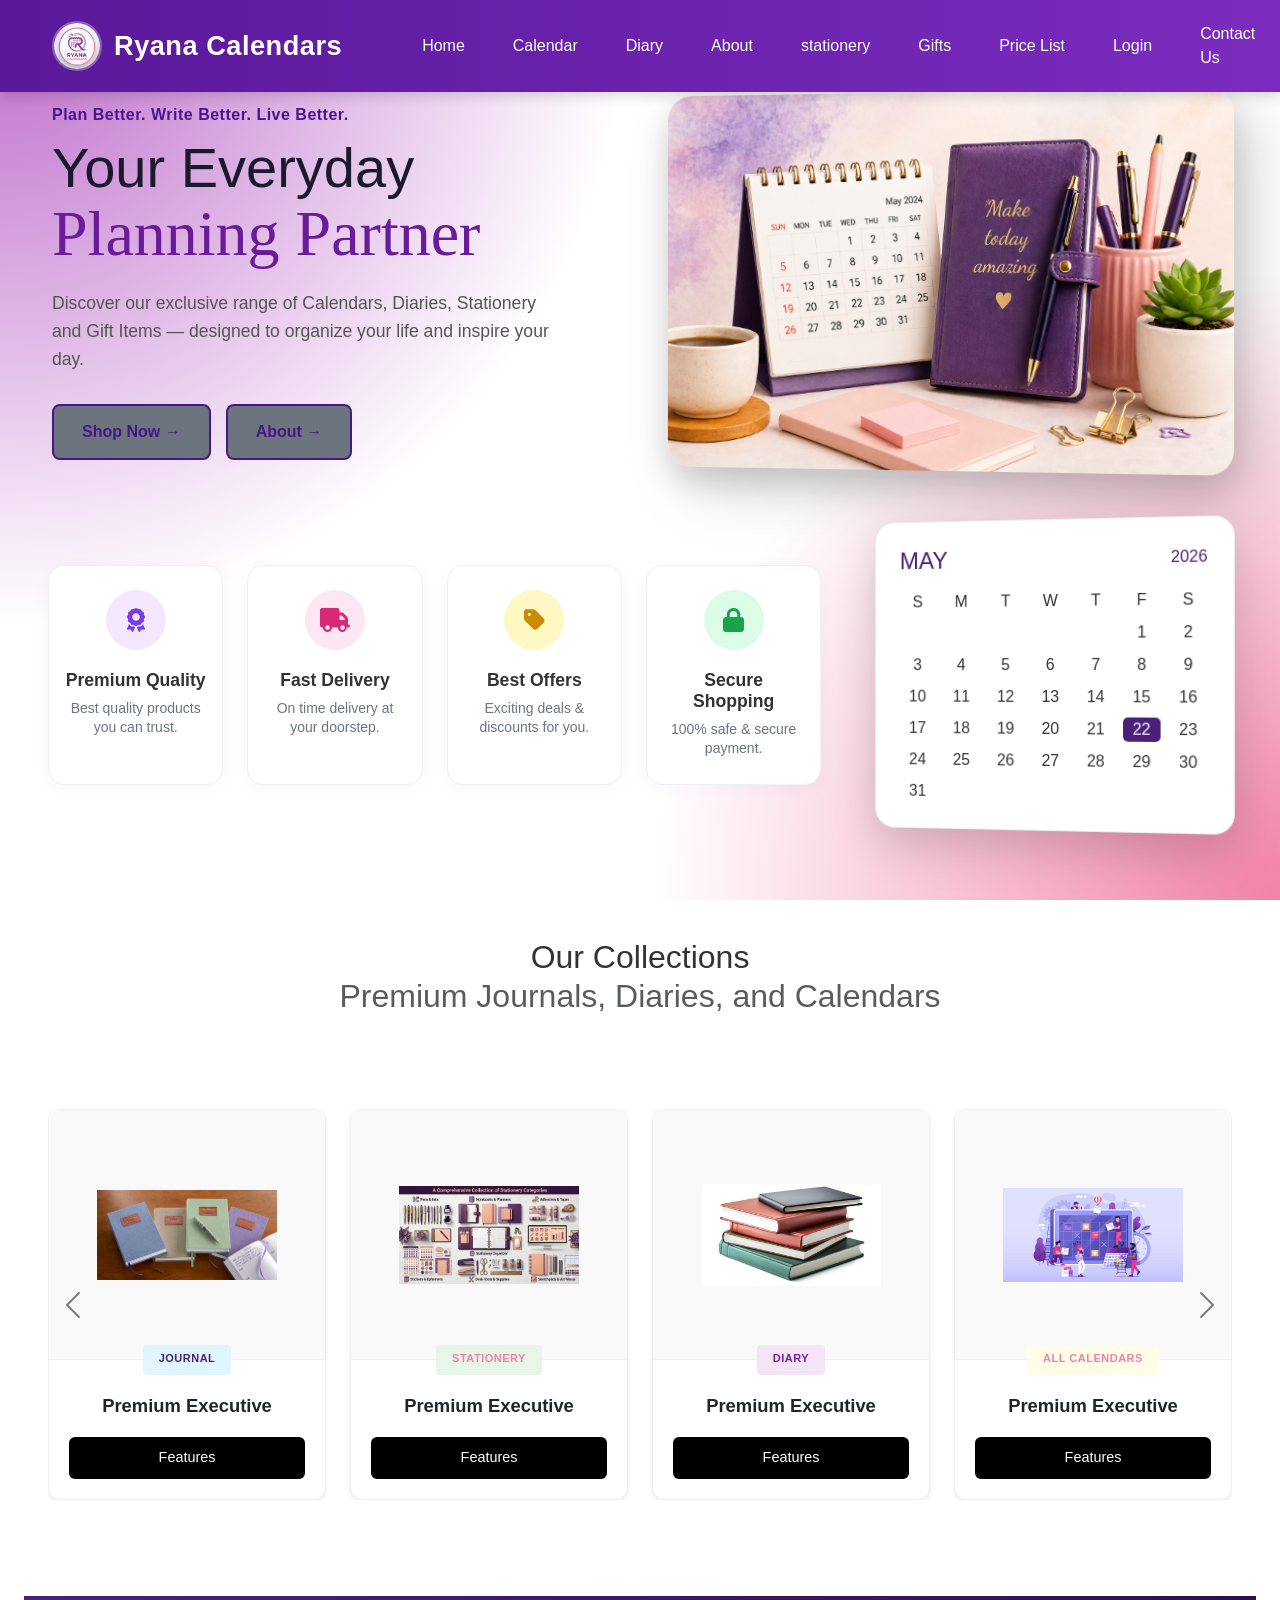
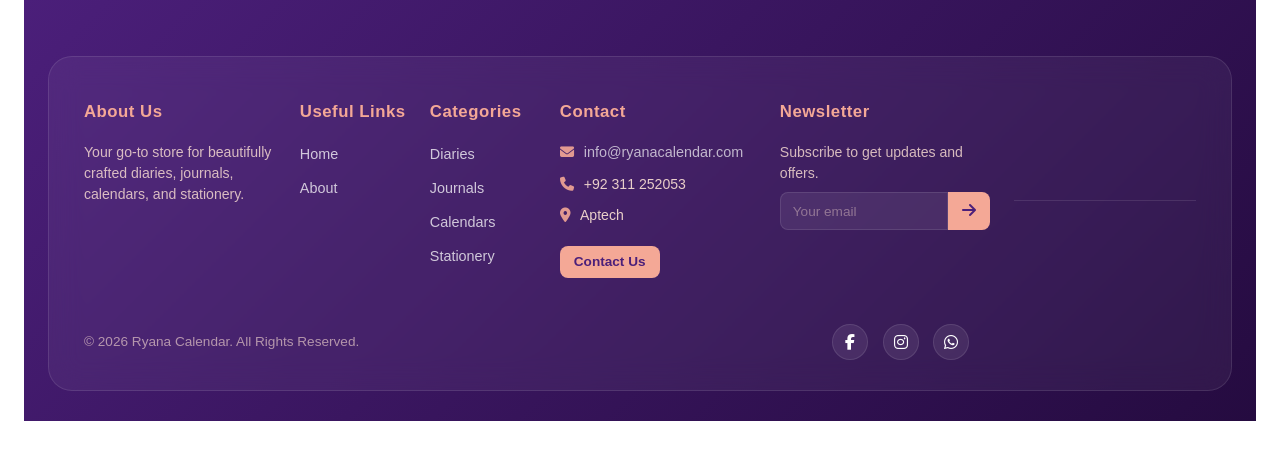
<file: index.html>
<!DOCTYPE html>
<html lang="en">

<head>
  <meta charset="UTF-8">
  <meta name="viewport" content="width=device-width, initial-scale=1.0">
  <title>Ryana Calendars</title>

  <link href="https://cdn.jsdelivr.net/npm/bootstrap@5.3.3/dist/css/bootstrap.min.css" rel="stylesheet">
  <link rel="stylesheet" href="https://cdnjs.cloudflare.com/ajax/libs/font-awesome/6.5.2/css/all.min.css">

  <link rel="stylesheet" href="https://unpkg.com/aos@next/dist/aos.css" />

  <link rel="stylesheet" href="style.css">

  <style>
    html,
    body {
      overflow-x: hidden;
      /* Prevents unwanted side-scrolling during slide animations */
    }

    /* Fallback: If AOS doesn't load instantly, make sure your site is still visible */
    [data-aos] {
      pointer-events: none;
    }

    .aos-animate {
      pointer-events: auto !important;
    }
  </style>
</head>

<body>

  <nav class="navbar navbar-expand-lg navbar-dark sticky-top">
    <div class="container">
      <!-- 1. BRAND LOGO -->
      <a class="navbar-brand fw-bold d-flex align-items-center" href="#">
        <img src="LOGO-rc.jpg" alt="Ryana Calendars Logo" style="height:50px; width:50px;">
        Ryana Calendars
      </a>

      <!-- 2. ICONS (Kept outside collapse so they stay on screen for desktop AND mobile) -->
<div class="d-flex align-items-center gap-3 order-lg-last ms-auto me-3 me-lg-0">
  <!-- Updated Search Link to trigger the modal -->
  <a href="#" class="nav-icon text-white fs-5" data-bs-toggle="modal" data-bs-target="#searchModal">
    <i class="fa-solid fa-magnifying-glass"></i>
  <a href="cart.html" class="nav-icon text-white fs-5 position-relative">
  <i class="fa-solid fa-cart-shopping"></i>
  <span class="position-absolute top-0 start-100 translate-middle badge rounded-pill bg-danger" style="font-size: 0.65rem;">
    0
  </span>
</a>
</div>

      <!-- 3. MOBILE TOGGLER BUTTON -->
      <button class="navbar-toggler" type="button" data-bs-toggle="collapse" data-bs-target="#mainMenu">
        <span class="navbar-toggler-icon"></span>
      </button>

      <!-- 4. COLLAPSIBLE MENU LINKS & BUTTONS -->
      <div class="collapse navbar-collapse" id="mainMenu">
        <ul class="navbar-nav ms-auto align-items-center">
          <li class="nav-item"><a class="nav-link " href="index.html">Home</a></li>
          <li class="nav-item"><a class="nav-link" href="Calendar/calendar.html">Calendar</a></li>
          <li class="nav-item"><a class="nav-link" href="diary/diary.html">Diary</a></li>
          <li class="nav-item"><a class="nav-link" href="about.html">About</a></li>
          <li class="nav-item"><a class="nav-link" href="stationery/stationery.html">stationery</a></li>
          <li class="nav-item"><a class="nav-link" href="gift/gift.html">Gifts</a></li>

          <!-- Price List Dropdown -->
          <li class="nav-item dropdown">
            <a class="nav-link dropdown-toggle no-arrow" href="#" id="priceListDropdown" role="button"
              data-bs-toggle="dropdown" aria-expanded="false">
              Price List
            </a>
            <ul class="dropdown-menu" aria-labelledby="priceListDropdown">
              <li><a class="dropdown-item" href="Price List (1).pdf" target="_blank" rel="noopener noreferrer">👁️ View
                  Price List</a></li>
              <li><a class="dropdown-item" href="Price List (1).pdf" download="Ryana-Calendars-Price-List.pdf">📥
                  Download PDF</a></li>
            </ul>
          </li>

          <!-- Action Buttons (Login & Contact Us) -->
          <li class="nav-item">
            <a href="#" class="nav-link" data-bs-toggle="modal" data-bs-target="#loginModal">Login</a>
          </li>
          <li class="nav-item">
            <a href="#" class="nav-link" data-bs-toggle="modal" data-bs-target="#contactModal">Contact Us</a>
          </li>
        </ul>
      </div>

    </div>
  </nav>
  <!-- Contact Modal -->
  <div class="modal fade" id="contactModal" tabindex="-1" aria-hidden="true">
    <div class="modal-dialog modal-dialog-centered">
      <div class="modal-content rounded-4">
        <div class="modal-header border-0">
          <h4 class="modal-title fw-bold">Contact Ryana Calendars</h4>
          <button type="button" class="btn-close" data-bs-dismiss="modal"></button>
        </div>
        <div class="modal-body">
          <form>
            <div class="mb-3">
              <label class="form-label">Full Name</label>
              <input type="text" class="form-control" placeholder="Enter your name">
            </div>
            <div class="mb-3">
              <label class="form-label">Email Address</label>
              <input type="email" class="form-control" placeholder="Enter your email">
            </div>
            <div class="mb-3">
              <label class="form-label">Message</label>
              <textarea class="form-control" rows="4" placeholder="Write your message"></textarea>
            </div>
            <button type="submit" class="btn btn-purple w-100">Send Message</button>
          </form>
        </div>
      </div>
    </div>
  </div>

  <!-- Login Modal -->
   <!-- LOGIN MODAL -->
<div class="modal fade" id="loginModal" tabindex="-1" aria-labelledby="loginModalLabel" aria-hidden="true">
  <div class="modal-dialog modal-dialog-centered">
    <div class="modal-content border-0 shadow-lg" style="border-radius: 16px; overflow: hidden;">
      
      <!-- Modal Header (With Premium Purple Background Gradient) -->
      <div class="modal-header p-4 border-0 position-relative" style="background: linear-gradient(135deg, #6f42c1, #4b228b); color: #ffffff;">
        <div class="w-100 text-center">
          <h4 class="modal-title fw-bold" id="loginModalLabel" style="letter-spacing: 0.5px;">Welcome Back</h4>
          <p class="small mb-0 mt-1" style="color: #e2d5f3 !important; opacity: 0.9;">Please enter your details to sign in</p>
        </div>
        <button type="button" class="btn-close btn-close-white position-absolute end-0 top-0 m-3" data-bs-dismiss="modal" aria-label="Close"></button>
      </div>

      <!-- Modal Body -->
      <div class="modal-body p-4 p-md-5 bg-light">
        <form action="#" method="POST">
          
          <!-- Email Input -->
          <div class="mb-4">
            <label for="loginEmail" class="form-label fw-semibold text-secondary small">Email Address</label>
            <div class="input-group">
              <span class="input-group-text bg-white border-end-0 text-muted input-icon-box" style="border-color: #dee2e6;"><i class="fa-solid fa-envelope"></i></span>
              <input type="email" class="form-control border-start-0 ps-2" id="loginEmail" placeholder="name@example.com" required style="box-shadow: none; border-color: #dee2e6;">
            </div>
          </div>

          <!-- Password Input -->
          <div class="mb-3">
            <label for="loginPassword" class="form-label fw-semibold text-secondary small">Password</label>
            <div class="input-group">
              <span class="input-group-text bg-white border-end-0 text-muted input-icon-box" style="border-color: #dee2e6;"><i class="fa-solid fa-lock"></i></span>
              <input type="password" class="form-control border-start-0 ps-2" id="loginPassword" placeholder="••••••••" required style="box-shadow: none; border-color: #dee2e6;">
            </div>
          </div>

          <!-- Remember Me & Forgot Password -->
          <div class="d-flex justify-content-between align-items-center mb-4 small">
            <div class="form-check">
              <input class="form-check-input custom-checkbox" type="checkbox" id="rememberMe" style="cursor: pointer;">
              <label class="form-check-label text-muted" for="rememberMe" style="cursor: pointer;">Remember me</label>
            </div>
            <a href="#" class="text-decoration-none fw-semibold purple-link hover-underline">Forgot Password?</a>
          </div>

          <!-- Sign In Button (Styled Purple) -->
          <button type="submit" class="btn text-white w-100 py-2.5 fw-bold shadow-sm custom-purple-btn">
            Sign In
          </button>

          <!-- Divider & Register Link -->
          <div class="text-center mt-4">
            <div class="position-relative d-flex align-items-center justify-content-center my-4">
              <hr class="w-100 text-muted my-0">
              <span class="position-absolute px-3 bg-light text-muted small fw-medium">OR</span>
            </div>
            <p class="mb-0 small text-muted">Don't have an account? <a href="#" class="fw-bold text-decoration-none purple-link hover-underline">Create an account</a></p>
          </div>

        </form>
      </div>

    </div>
  </div>
</div>

<div class="modal fade" id="searchModal" tabindex="-1" aria-labelledby="searchModalLabel" aria-hidden="true">
  <div class="modal-dialog modal-dialog-centered modal-lg"> <div class="modal-content border-0 shadow-lg" style="border-radius: 16px; background-color: #fdfbfe;">
      
      <div class="modal-header border-0 pb-0">
        <h5 class="modal-title fw-bold text-secondary" id="searchModalLabel">Search Our Collection</h5>
        <button type="button" class="btn-close" data-bs-dismiss="modal" aria-label="Close" id="closeSearchModalBtn"></button>
      </div>
      
      <div class="modal-body p-4">
        <form id="modalSearchForm" onsubmit="event.preventDefault();">
          <div class="input-group mb-4">
            <span class="input-group-text bg-white border-end-0 text-muted" style="border-color: #dee2e6;">
              <i class="fa-solid fa-magnifying-glass"></i>
            </span>
            <input type="search" id="modalSearchInput" class="form-control border-start-0 ps-2 py-2" placeholder="Search for journals, calendars, diaries..." required style="box-shadow: none; border-color: #dee2e6;">
            <button type="submit" class="btn text-white px-4 fw-bold" style="background: linear-gradient(135deg, #6f42c1, #4b228b);">Go</button>
          </div>
        </form>

        <div id="modalResultsContainer" class="mt-2">
          <div id="searchPlaceholderHint" class="text-center text-muted py-3">
            <p class="small mb-0">Type your keyword above (e.g., "Diary", "Calendar") and hit Go!</p>
          </div>

          <div class="row g-3" id="modalResultsGrid"></div>
        </div>

      </div>
    </div>
  </div>
</div>

  <section class="hero">
    <div class="container">
      <div class="hero-content" data-aos="fade-right" data-aos-duration="1000">
        <p class="tagline">Plan Better. Write Better. Live Better.</p>
        <h1 class="main-title">Your Everyday <br><span class="script-text">Planning Partner</span></h1>
        <p class="description">Discover our exclusive range of Calendars, Diaries, Stationery and Gift Items — designed
          to organize your life and inspire your day.</p>
        <div class="button-group">
          <a href="#collections" class="btn btn-secondary"> Shop Now &rarr;</a>
          <a href="about.html" class="btn btn-secondary">About &rarr;</a>
        </div>
      </div>
      <div class="hero-visual" data-aos="fade-left" data-aos-duration="1000">
        <div class="image-wrapper">
          <img src="hero-2.png" alt="Notebook and Stationery" class="product-img">
        </div>
      </div>
    </div>
  </section>

  <section class="features-section py-5">
    <div class="container-fluid px-lg-5">
      <div class="row align-items-center g-5">

        <!-- Features Grid (Left Column) -->
        <div class="col-lg-8">
          <div class="row g-4 text-center justify-content-center">

            <!-- Box 1 -->
            <div class="col-6 col-md-3" data-aos="fade-up" data-aos-delay="100">
              <div class="feature-box h-100">
                <div class="icon-circle purple"><i class="fa-solid fa-award"></i></div>
                <h5 class="feature-title">Premium Quality</h5>
                <p class="feature-desc m-0">Best quality products you can trust.</p>
              </div>
            </div>

            <!-- Box 2 -->
            <div class="col-6 col-md-3" data-aos="fade-up" data-aos-delay="200">
              <div class="feature-box h-100">
                <div class="icon-circle pink"><i class="fa-solid fa-truck"></i></div>
                <h5 class="feature-title">Fast Delivery</h5>
                <p class="feature-desc m-0">On time delivery at your doorstep.</p>
              </div>
            </div>

            <!-- Box 3 -->
            <div class="col-6 col-md-3" data-aos="fade-up" data-aos-delay="300">
              <div class="feature-box h-100">
                <div class="icon-circle yellow"><i class="fa-solid fa-tag"></i></div>
                <h5 class="feature-title">Best Offers</h5>
                <p class="feature-desc m-0">Exciting deals & discounts for you.</p>
              </div>
            </div>

            <!-- Box 4 -->
            <div class="col-6 col-md-3" data-aos="fade-up" data-aos-delay="400">
              <div class="feature-box h-100">
                <div class="icon-circle green"><i class="fa-solid fa-lock"></i></div>
                <h5 class="feature-title">Secure Shopping</h5>
                <p class="feature-desc m-0">100% safe & secure payment.</p>
              </div>
            </div>

          </div>
        </div>

        <!-- Calendar Side (Right Column) -->
<div class="col-lg-4" data-aos="zoom-in" data-aos-duration="800">
  <div class="calendar-3d-wrapper">
    <div class="calendar-3d-card shadow-lg">
      
      <div class="calendar-header">
        <h4 class="m-0">MAY</h4>
        <span class="year-badge">2026</span>
      </div>

      <div class="calendar-body">
        <div class="calendar-grid">
          <div class="day-label">S</div>
          <div class="day-label">M</div>
          <div class="day-label">T</div>
          <div class="day-label">W</div>
          <div class="day-label">T</div>
          <div class="day-label">F</div>
          <div class="day-label">S</div>
          
          <!-- May 2026 starts on a Friday, so 5 empty slots -->
          <div class="empty"></div>
          <div class="empty"></div>
          <div class="empty"></div>
          <div class="empty"></div>
          <div class="empty"></div>
          
          <span>1</span><span>2</span>
          <span>3</span><span>4</span><span>5</span><span>6</span><span>7</span><span>8</span><span>9</span>
          <span>10</span><span>11</span><span>12</span><span>13</span><span>14</span><span>15</span><span>16</span>
          <span>17</span><span>18</span><span>19</span><span>20</span><span>21</span><span class="today">22</span><span>23</span>
          <span>24</span><span>25</span><span>26</span><span>27</span><span>28</span><span>29</span><span>30</span>
          <span>31</span>
        </div>
      </div>

    </div>
  </div>
</div>

  <div id="collections" class="container-wide collection-header text-center" data-aos="fade-up">

    <h2>
      Our Collections
      <br>
      <p class="text-muted">
        Premium Journals, Diaries, and Calendars
      </p>
    </h2>

  </div>

  <div class="container-wide mb-5" data-aos="fade-up" data-aos-delay="150">

    <div id="categoryCarousel" class="carousel slide" data-bs-ride="carousel">

      <div class="carousel-inner">

        <!-- First Slide -->
        <div class="carousel-item active">

          <div class="row g-4">

            <!-- Journal -->
            <div class="col-6 col-md-3">

              <div class="category-card shadow-sm">

                <div class="img-wrapper">
                  <img src="jour.webp" alt="Journal">
                </div>

                <div class="badge-positioner">
                  <span class="type-badge bg-journal">Journal</span>
                </div>

                <div class="card-body text-center">

                  <h5 class="card-title">Premium Executive</h5>

                  <a href="journal/journal.html" class="btn btn-features">
                    Features
                  </a>

                </div>

              </div>

            </div>

            <!-- Stationery -->
            <div class="col-6 col-md-3">

              <div class="category-card shadow-sm">

                <div class="img-wrapper">
                  <img src="stationery-categories.jpg" alt="Stationery">
                </div>

                <div class="badge-positioner">
                  <span class="type-badge bg-books">Stationery</span>
                </div>

                <div class="card-body text-center">

                  <h5 class="card-title">Premium Executive</h5>

                  <a href="stationery/stationery.html" class="btn btn-features">
                    Features
                  </a>

                </div>

              </div>

            </div>

            <!-- Diary -->
            <div class="col-6 col-md-3">

              <div class="category-card shadow-sm">

                <div class="img-wrapper">
                  <img src="diaries.jpg" alt="Diary">
                </div>

                <div class="badge-positioner">
                  <span class="type-badge bg-diary">Diary</span>
                </div>

                <div class="card-body text-center">

                  <h5 class="card-title">Premium Executive</h5>

                  <a href="diary/diary.html" class="btn btn-features">
                    Features
                  </a>

                </div>

              </div>

            </div>

            <!-- Calendar -->
            <div class="col-6 col-md-3">

              <div class="category-card shadow-sm">

                <div class="img-wrapper">
                  <img src="cal.png" alt="Calendar">
                </div>

                <div class="badge-positioner">
                  <span class="type-badge bg-wallcal">All Calendars</span>
                </div>

                <div class="card-body text-center">

                  <h5 class="card-title">Premium Executive</h5>

                  <a href="Calendar/calendar.html" class="btn btn-features">
                    Features
                  </a>

                </div>

              </div>

            </div>

          </div>

        </div>

        <!-- Second Slide -->
        <div class="carousel-item">

          <div class="row g-4">

            <!-- Gift -->
            <div class="col-6 col-md-3">

              <div class="category-card shadow-sm">

                <div class="img-wrapper">
                  <img src="gifts.jpg" alt="Gift Items">
                </div>

                <div class="badge-positioner">
                  <span class="type-badge bg-books">Gift Items</span>
                </div>

                <div class="card-body text-center">

                  <h5 class="card-title">Premium Executive</h5>

                  <a href="gift/gift.html" class="btn btn-features">
                    Features
                  </a>

                </div>

              </div>

            </div>

          </div>

        </div>

      </div>

      <!-- Controls -->
      <button class="carousel-control-prev" type="button" data-bs-target="#categoryCarousel" data-bs-slide="prev">

        <span class="carousel-control-prev-icon"></span>

      </button>

      <button class="carousel-control-next" type="button" data-bs-target="#categoryCarousel" data-bs-slide="next">

        <span class="carousel-control-next-icon"></span>

      </button>

    </div>

  </div>

  <footer>
    <div class="container">
      <div class="footer-main-row">
        <div class="footer-col-about">
          <h5>About Us</h5>
          <p class="footer-text">
            Your go-to store for beautifully crafted diaries, journals, calendars, and stationery.
          </p>
        </div>

        <div class="footer-col">
          <h5>Useful Links</h5>
          <ul class="list-unstyled">
            <li><a href="index.html">Home</a></li>
            <li><a href="about.html">About</a></li>

          </ul>
        </div>

        <div class="footer-col">
          <h5>Categories</h5>
          <ul class="list-unstyled">
            <li><a href="diary/diary.html">Diaries</a></li>
            <li><a href="journal/journal.html">Journals</a></li>
            <li><a href="Calendar/calendar.html">Calendars</a></li>
            <li><a href="stationery/stationery.html">Stationery</a></li>
          </ul>
        </div>

        <div class="footer-col-contact">
          <h5>Contact</h5>
          <ul class="list-unstyled footer-contact-list">
            <li><i class="fas fa-envelope"></i> <a href="mailto:info@ryanacalendar.com">info@ryanacalendar.com</a></li>
            <li><i class="fas fa-phone"></i> +92 311 252053</li>
            <li><i class="fas fa-map-marker-alt"></i> Aptech</li>
          </ul>
          <button type="button" id="contactModalBtn" class="btn btn-custom-contact mt-1">Contact Us</button>
        </div>

        <div class="footer-col-newsletter">
          <h5>Newsletter</h5>
          <p class="footer-text mb-2">Subscribe to get updates and offers.</p>
          <form id="newsletterForm" class="d-flex">
            <input type="email" class="form-control footer-input" placeholder="Your email" required>
            <button type="submit" class="btn btn-newsletter-submit">
              <i class="fas fa-arrow-right"></i>
            </button>
          </form>
        </div>
      </div>

      <hr class="footer-divider">

      <div class="row align-items-center">
        <div class="col-md-6 text-center text-md-start mb-3 mb-md-0">
          <p class="copyright-text">&copy; 2026 Ryana Calendar. All Rights Reserved.</p>
        </div>
        <div class="col-md-6 text-center text-md-end">
          <div class="social-icons justify-content-center justify-content-md-end">
            <a href="https://facebook.com" target="_blank"><i class="fab fa-facebook-f"></i></a>
            <a href="https://instagram.com" target="_blank"><i class="fab fa-instagram"></i></a>
            <a href="https://wa.me/92311252053" target="_blank"><i class="fab fa-whatsapp"></i></a>
          </div>
        </div>
      </div>
    </div>
  </footer>

  <div class="modal fade" id="infoContactModal" tabindex="-1" aria-hidden="true">
    <div class="modal-dialog modal-dialog-centered">
      <div class="modal-content text-purple">
        <div class="modal-header">
          <h5 class="modal-title">Contact Ryana Calendar</h5>
          <button type="button" class="btn-close" data-bs-dismiss="modal" aria-label="Close"></button>
        </div>
        <div class="modal-body">
          <p>Email: <a href="mailto:info@ryanacalendar.com">info@ryanacalendar.com</a></p>
          <p>Phone: +92 311 252053</p>
          <p>Location: Aptech</p>
        </div>
      </div>
    </div>
  </div>

  <script src="https://cdn.jsdelivr.net/npm/bootstrap@5.3.2/dist/js/bootstrap.bundle.min.js"></script>
  <script src="https://unpkg.com/aos@next/dist/aos.js"></script>

  <script>
    document.addEventListener("DOMContentLoaded", function () {
      AOS.init({
        duration: 900,  // Smooth window transition speed
        once: true,     // Triggers only once while scrolling down
        offset: 80      // Smooth trigger offset activation
      });
    });

    // Custom Interactive Modals and Form Events
    const contactModalBtn = document.getElementById('contactModalBtn');
    const infoContactModal = new bootstrap.Modal(document.getElementById('infoContactModal'));
    if (contactModalBtn) {
      contactModalBtn.addEventListener('click', () => infoContactModal.show());
    }

    const form = document.getElementById('newsletterForm');
    if (form) {
      form.addEventListener('submit', (e) => {
        e.preventDefault();
        alert('Thank you for subscribing!');
        form.reset();
      });
    }
document.addEventListener("DOMContentLoaded", function () {
    // 1. Mock Data Catalogue mimicking your exact shop files
    const collectionItems = [
      { title: "Premium Executive Diary", category: "Diary", img: "Ryana Diaries.jpg", link: "diary/diary.html" },
      { title: "Premium Desk Calendar 2026", category: "Calendar", img: "Ryana Calendar.jpg", link: "Calendar/calendar.html" },
      { title: "Premium Luxury Journal", category: "Journal", img: "Ryana Journals.jpg", link: "journal/journal.html" },
      { title: "Executive Stationery Pack", category: "Stationery", img: "Ryana stationery.jpg", link: "stationery/stationery.html" },
      { title: "Deluxe Premium Gifts Set", category: "Gifts", img: "gift items.jpg", link: "gift/gift.html" }
    ];

    const searchForm = document.getElementById('modalSearchForm');
    const searchInput = document.getElementById('modalSearchInput');
    const resultsGrid = document.getElementById('modalResultsGrid');
    const hintText = document.getElementById('searchPlaceholderHint');

    searchForm.addEventListener('submit', function () {
      const keyword = searchInput.value.trim().toLowerCase();
      resultsGrid.innerHTML = ''; // Clear previous searches
      
      // Filter list entries based on inputs matching titles or categories
      const matches = collectionItems.filter(item => 
        item.title.toLowerCase().includes(keyword) || 
        item.category.toLowerCase().includes(keyword)
      );

      if (matches.length === 0) {
        hintText.innerHTML = `
          <div class="text-center py-3 text-danger">
            <i class="fa-solid fa-face-frown mb-2 fs-3"></i>
            <p class="mb-0 fw-semibold">No products found matching "${searchInput.value}"</p>
          </div>`;
        hintText.classList.remove('d-none');
        return;
      }

      // Hide default generic hint label message block
      hintText.classList.add('d-none');

      // Loop display blocks for matches
      matches.forEach(product => {
        const productHTML = `
          <div class="col-6 col-sm-4">
            <div class="modal-result-card h-100 d-flex flex-column justify-content-between p-2">
              <div>
                <img src="${product.img}" alt="${product.title}" class="modal-result-img rounded">
                <span class="badge bg-light text-dark border extra-small mt-2 d-inline-block" style="font-size:0.7rem;">${product.category}</span>
                <h6 class="fw-bold text-dark mt-1 mb-2 small" style="line-height: 1.2;">${product.title}</h6>
              </div>
              <a href="${product.link}" class="btn btn-view-modal btn-sm w-100 py-1.5 rounded-3 text-center text-decoration-none">View Item</a>
            </div>
          </div>
        `;
        resultsGrid.innerHTML += productHTML;
      });
    });

    // Reset settings logic clean state block whenever modal disappears
    const searchModalEl = document.getElementById('searchModal');
    searchModalEl.addEventListener('hidden.bs.modal', function () {
      searchForm.reset();
      resultsGrid.innerHTML = '';
      hintText.innerHTML = '<p class="small mb-0">Type your keyword above (e.g., "Diary", "Calendar") and hit Go!</p>';
      hintText.classList.remove('d-none');
    });
  });

  </script>
</body>

</html>
</file>
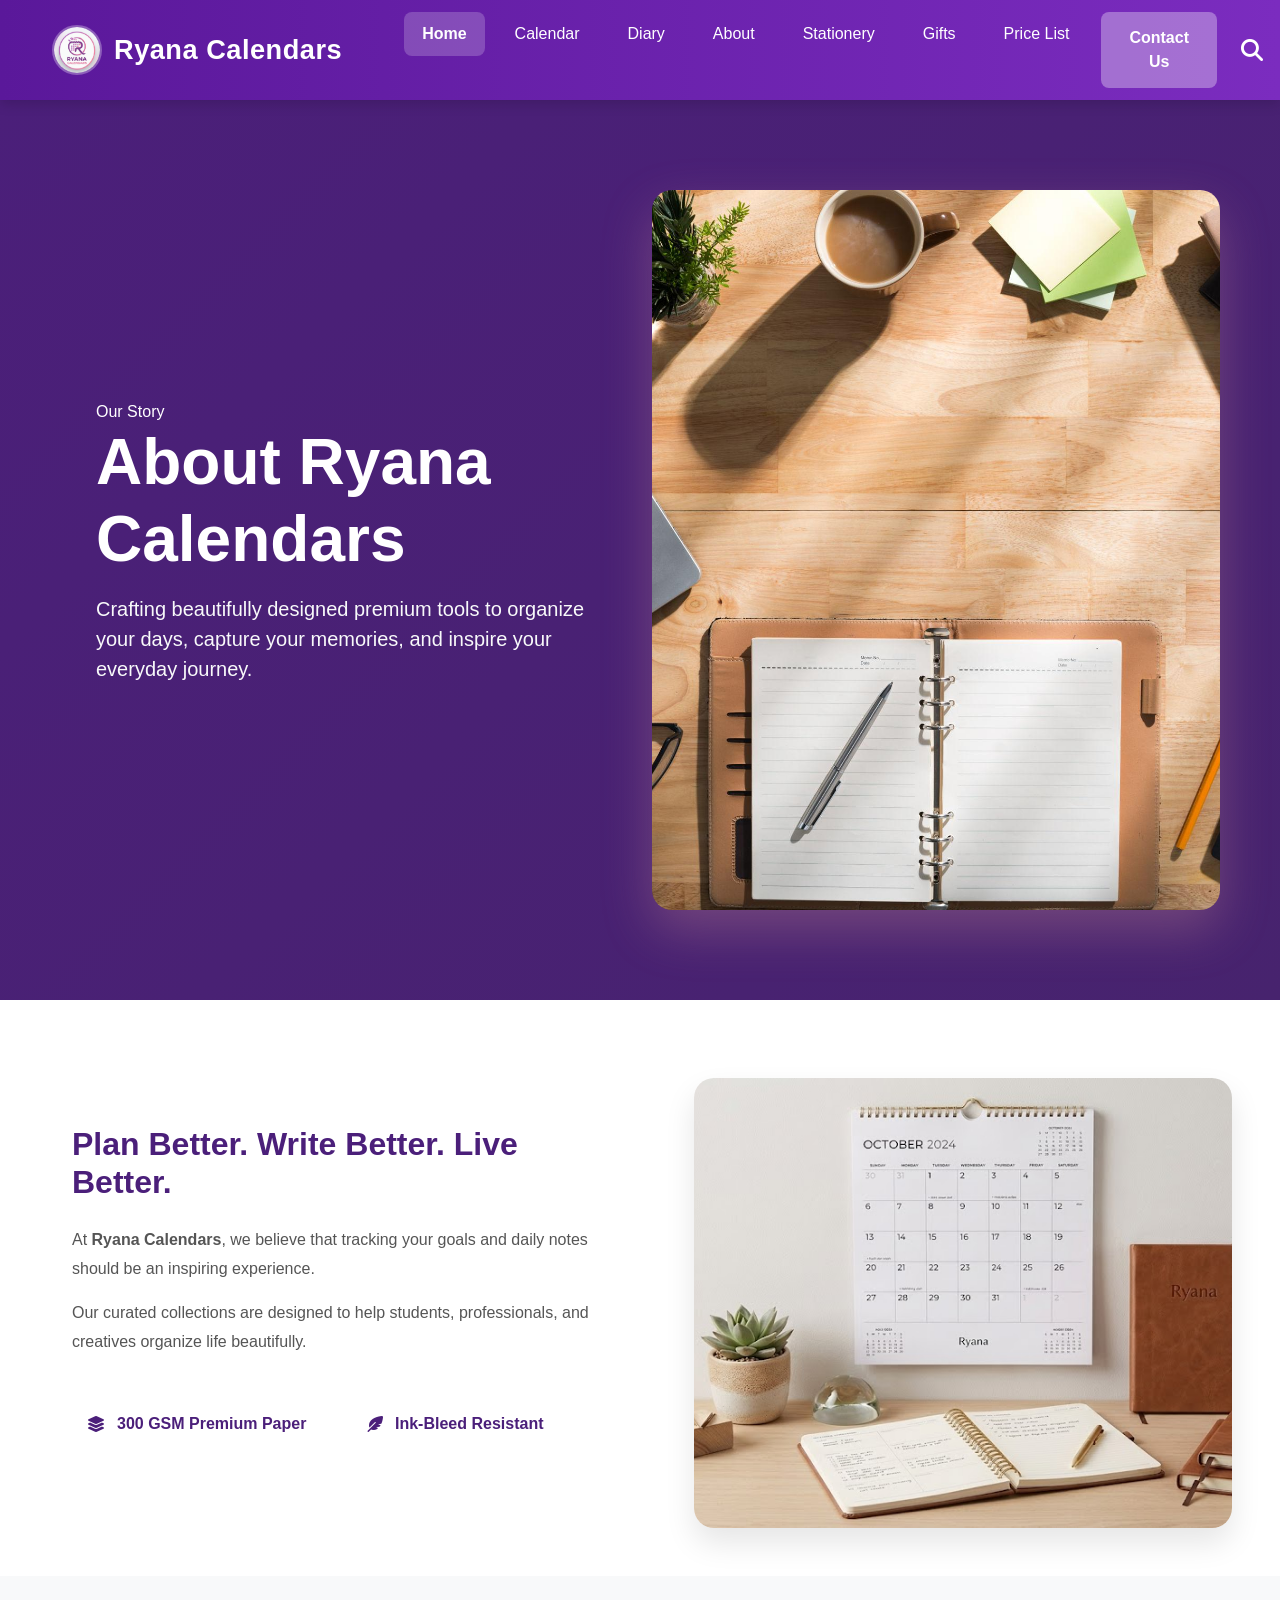
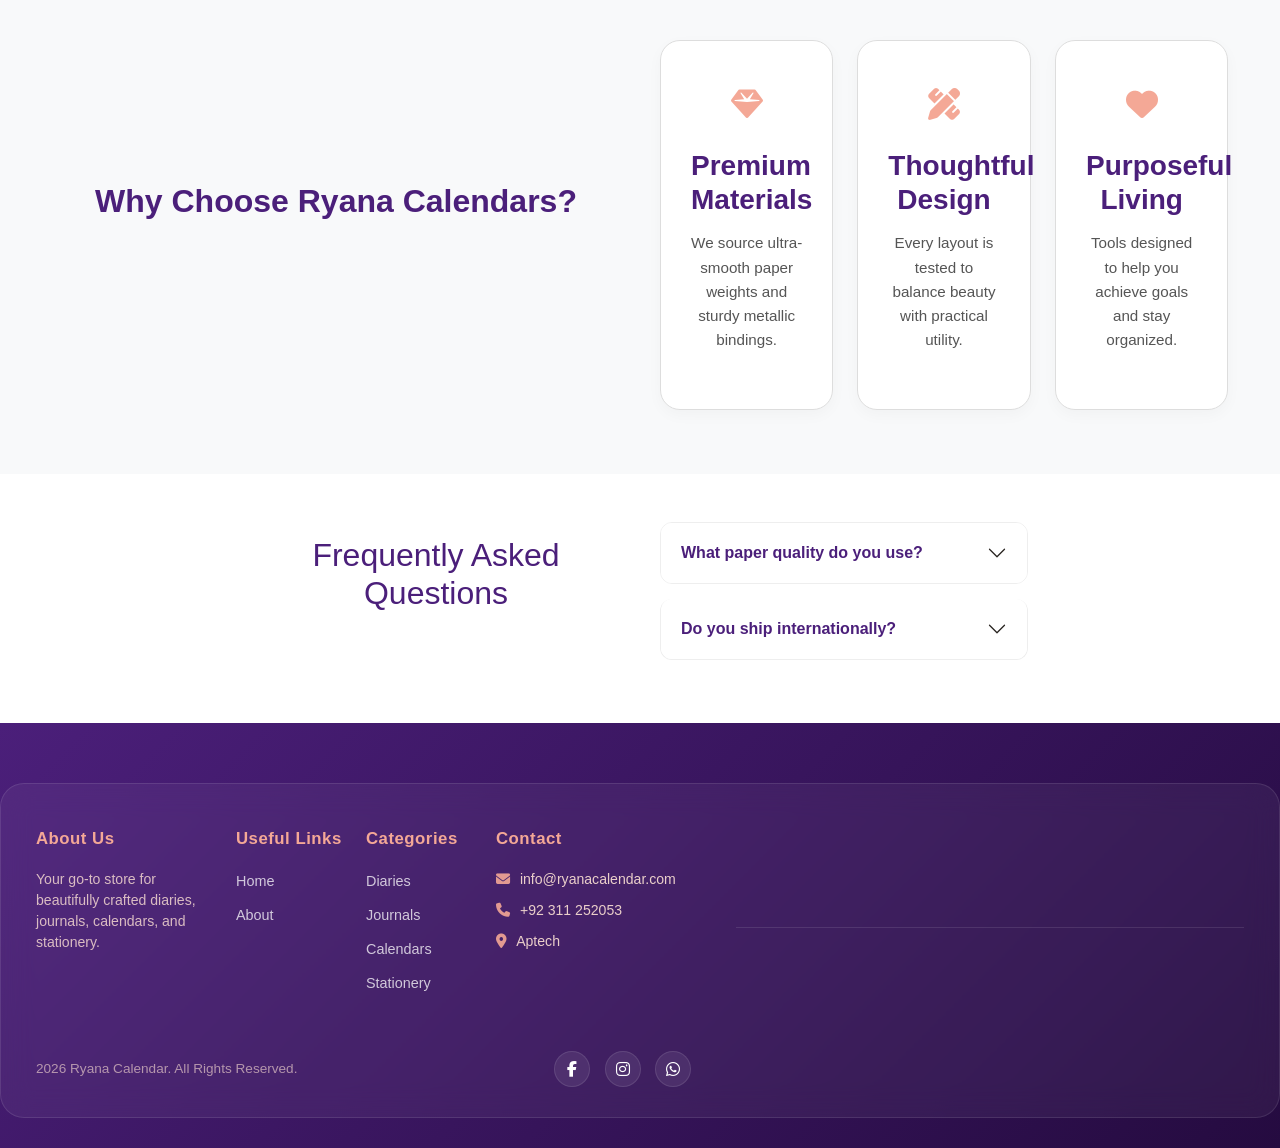
<file: about.html>
<!DOCTYPE html>
<html lang="en">
<head>
  <meta charset="UTF-8">
  <meta name="viewport" content="width=device-width, initial-scale=1.0">

  <title>About Us | Ryana Calendars</title>

  <!-- Bootstrap -->
  <link href="https://cdn.jsdelivr.net/npm/bootstrap@5.3.2/dist/css/bootstrap.min.css" rel="stylesheet">

  <!-- Font Awesome -->
  <link rel="stylesheet" href="https://cdnjs.cloudflare.com/ajax/libs/font-awesome/6.4.2/css/all.min.css">

  <!-- AOS Animation -->
  <link rel="stylesheet" href="https://unpkg.com/aos@2.3.4/dist/aos.css">

  <!-- Custom CSS -->
  <link rel="stylesheet" href="style.css">
</head>

<body class="about-page">

<!-- Navbar -->
<nav class="navbar navbar-expand-lg navbar-dark sticky-top">
  <div class="container">

    <a class="navbar-brand fw-bold d-flex align-items-center" href="#">
      <img src="LOGO-rc.jpg" alt="Logo" style="height:50px; width:50px;">
      Ryana Calendars
    </a>

    <button class="navbar-toggler" type="button" data-bs-toggle="collapse" data-bs-target="#mainMenu">
      <span class="navbar-toggler-icon"></span>
    </button>

    <div class="collapse navbar-collapse" id="mainMenu">

      <ul class="navbar-nav ms-auto">

        <li class="nav-item">
          <a class="nav-link active" href="index.html">Home</a>
        </li>

        <li class="nav-item">
          <a class="nav-link" href="calendar.html">Calendar</a>
        </li>

        <li class="nav-item">
          <a class="nav-link" href="diary/diary.html">Diary</a>
        </li>

        <li class="nav-item">
          <a class="nav-link" href="about.html">About</a>
        </li>

        <li class="nav-item">
          <a class="nav-link" href="stationery/stationery.html">Stationery</a>
        </li>

        <li class="nav-item">
          <a class="nav-link" href="gift/gift.html">Gifts</a>
        </li>

         
        <!-- Corrected Dropdown Menu for Price List -->
        <li class="nav-item dropdown">
          <a class="nav-link dropdown-toggle no-arrow" href="#" id="priceListDropdown" role="button" data-bs-toggle="dropdown" aria-expanded="false">
            Price List
          </a>
          <ul class="dropdown-menu" aria-labelledby="priceListDropdown">
            <!-- Option 1: View in Browser -->
            <li><a class="dropdown-item" href="Price List (1).pdf" target="_blank" rel="noopener noreferrer">👁️ View Price List</a></li>
            <!-- Option 2: Direct Download -->
            <li><a class="dropdown-item" href="Price List (1).pdf" download="Ryana-Calendars-Price-List.pdf">📥 Download PDF</a></li>
          </ul>
        </li>
        
        <li class="nav-item">
          <button class="btn contact-btn ms-2" data-bs-toggle="modal" data-bs-target="#contactModal">
            Contact Us
          </button>
        </li>

      </ul>

      <div class="d-flex align-items-center gap-4 ms-4">
        <a href="#" class="nav-icon">
          <i class="fa-solid fa-magnifying-glass"></i>
        </a>
      </div>

    </div>
  </div>
</nav>

<!-- Contact Modal -->
<div class="modal fade" id="contactModal" tabindex="-1">
  <div class="modal-dialog modal-dialog-centered">

    <div class="modal-content text-purple">

      <div class="modal-header">
        <h5 class="modal-title">Contact Ryana Calendar</h5>

        <button type="button" class="btn-close" data-bs-dismiss="modal"></button>
      </div>

      <div class="modal-body">
        <p>Email: <a href="mailto:info@ryanacalendar.com">info@ryanacalendar.com</a></p>
        <p>Phone: +92 311 252053</p>
        <p>Location: Aptech</p>
      </div>

    </div>
  </div>
</div>

<!-- Hero Section -->
<header class="about-hero">

  <div class="container-fluid h-100">

    <div class="row align-items-center h-100 px-lg-5">

      <!-- Left -->
      <div class="col-lg-6 p-5">

        <div class="glass-hero-card" data-aos="fade-right">

          <span class="sub-title-text text-white">Our Story</span>

          <h1 class="display-3 fw-bold text-white">
            About Ryana Calendars
          </h1>

          <p class="lead text-light peach-gradient-bg-layer mt-3">
            Crafting beautifully designed premium tools to organize your days,
            capture your memories, and inspire your everyday journey.
          </p>

        </div>

      </div>

      <!-- Right -->
      <div class="col-lg-6 d-none d-lg-flex justify-content-center">

        <img src="ab.jpg"
             alt="Hero Image"
             class="img-fluid"
             data-aos="zoom-in">

      </div>

    </div>

  </div>

</header>

<!-- Story Section -->
<section class="about-story-section py-5">

  <div class="container-fluid px-lg-5">

    <div class="row align-items-center g-5">

      <!-- Text -->
      <div class="col-lg-6 ps-lg-5" data-aos="fade-up">

        <h2 class="brand-heading mb-4">
          Plan Better. Write Better. Live Better.
        </h2>

        <p class="story-p">
          At <strong>Ryana Calendars</strong>, we believe that tracking your
          goals and daily notes should be an inspiring experience.
        </p>

        <p class="story-p">
          Our curated collections are designed to help students,
          professionals, and creatives organize life beautifully.
        </p>

        <div class="row mt-4 g-3">

          <div class="col-sm-6">
            <div class="badge-spec-item">
              <i class="fas fa-layer-group"></i>
              <span>300 GSM Premium Paper</span>
            </div>
          </div>

          <div class="col-sm-6">
            <div class="badge-spec-item">
              <i class="fas fa-feather-alt"></i>
              <span>Ink-Bleed Resistant</span>
            </div>
          </div>

        </div>

      </div>

      <!-- Image -->
      <div class="col-lg-6">

        <div class="about-image-frame" data-aos="fade-left">

          <div class="peach-gradient-bg-layer"></div>

          <img src="about-1.jpg"
               alt="About Image"
               class="visual-display-img">

        </div>

      </div>

    </div>

  </div>

</section>

<!-- Values Section -->
<section class="about-values-section py-5" style="background-color:#f8f9fa;">

  <div class="container py-3">

    <h2 class="text-center mb-5"
        style="color:#4B1F7A; font-weight:700;"
        data-aos="fade-down">

      Why Choose Ryana Calendars?

    </h2>

    <div class="row g-4">

      <!-- Card 1 -->
      <div class="col-md-4">

        <div class="glass-value-card text-center"
             data-aos="flip-left"
             style="background:#ffffff; border:1px solid #ddd; color:#4B1F7A;">

          <div class="value-icon" style="color:#F4A896;">
            <i class="fas fa-gem"></i>
          </div>

          <h3>Premium Materials</h3>

          <p style="color:#555;">
            We source ultra-smooth paper weights and sturdy metallic bindings.
          </p>

        </div>

      </div>

      <!-- Card 2 -->
      <div class="col-md-4">

        <div class="glass-value-card text-center"
             data-aos="zoom-in"
             style="background:#ffffff; border:1px solid #ddd; color:#4B1F7A;">

          <div class="value-icon" style="color:#F4A896;">
            <i class="fas fa-pencil-ruler"></i>
          </div>

          <h3>Thoughtful Design</h3>

          <p style="color:#555;">
            Every layout is tested to balance beauty with practical utility.
          </p>

        </div>

      </div>

      <!-- Card 3 -->
      <div class="col-md-4">

        <div class="glass-value-card text-center"
             data-aos="flip-right"
             style="background:#ffffff; border:1px solid #ddd; color:#4B1F7A;">

          <div class="value-icon" style="color:#F4A896;">
            <i class="fas fa-heart"></i>
          </div>

          <h3>Purposeful Living</h3>

          <p style="color:#555;">
            Tools designed to help you achieve goals and stay organized.
          </p>

        </div>

      </div>

    </div>

  </div>

</section>

<!-- FAQ -->
<section class="faq-section py-5">

  <div class="container" style="max-width:800px;">

    <h2 class="text-center mb-5"
        style="color:#4B1F7A;"
        data-aos="fade-down">

      Frequently Asked Questions

    </h2>

    <div class="accordion"
         id="faqAccordion"
         data-aos="fade-up">

      <!-- FAQ 1 -->
      <div class="accordion-item">

        <h2 class="accordion-header">

          <button class="accordion-button collapsed"
                  type="button"
                  data-bs-toggle="collapse"
                  data-bs-target="#q1">

            What paper quality do you use?

          </button>

        </h2>

        <div id="q1"
             class="accordion-collapse collapse"
             data-bs-parent="#faqAccordion">

          <div class="accordion-body">
            We use 300 GSM premium matte paper tested to be ink-bleed resistant.
          </div>

        </div>

      </div>

      <!-- FAQ 2 -->
      <div class="accordion-item">

        <h2 class="accordion-header">

          <button class="accordion-button collapsed"
                  type="button"
                  data-bs-toggle="collapse"
                  data-bs-target="#q2">

            Do you ship internationally?

          </button>

        </h2>

        <div id="q2"
             class="accordion-collapse collapse"
             data-bs-parent="#faqAccordion">

          <div class="accordion-body">
            Yes, we offer worldwide shipping services.
          </div>

        </div>

      </div>

    </div>

  </div>

</section>

<!-- Footer -->
<footer data-aos="fade-up">

  <div class="container">

    <div class="footer-main-row">

      <!-- About -->
      <div class="footer-col-about">

        <h5>About Us</h5>

        <p class="footer-text">
          Your go-to store for beautifully crafted diaries,
          journals, calendars, and stationery.
        </p>

      </div>

      <!-- Links -->
      <div class="footer-col">

        <h5>Useful Links</h5>

        <ul class="list-unstyled">
          <li><a href="index.html">Home</a></li>
          <li><a href="about.html">About</a></li>
         
        </ul>

      </div>

      <!-- Categories -->
      <div class="footer-col">

        <h5>Categories</h5>

        <ul class="list-unstyled">
          <li><a href="diary/diary.html">Diaries</a></li>
          <li><a href="journals.html">Journals</a></li>
          <li><a href="calendar/calendar.html">Calendars</a></li>
          <li><a href="stationery.html">Stationery</a></li>
        </ul>

      </div>

      <!-- Contact -->
      <div class="footer-col-contact">

        <h5>Contact</h5>

        <ul class="list-unstyled footer-contact-list">

          <li>
            <i class="fas fa-envelope"></i>
            info@ryanacalendar.com
          </li>

          <li>
            <i class="fas fa-phone"></i>
            +92 311 252053
          </li>

          <li>
            <i class="fas fa-map-marker-alt"></i>
            Aptech
          </li>

        </ul>

      </div>

    </div>

    <hr class="footer-divider">

    <div class="row align-items-center">

      <div class="col-md-6 text-center text-md-start">
        <p class="copyright-text">
          2026 Ryana Calendar. All Rights Reserved.
        </p>
      </div>

      <div class="col-md-6 text-center text-md-end">

        <div class="social-icons">

          <a href="https://facebook.com">
            <i class="fab fa-facebook-f"></i>
          </a>

          <a href="https://instagram.com">
            <i class="fab fa-instagram"></i>
          </a>

          <a href="https://wa.me/92311252053">
            <i class="fab fa-whatsapp"></i>
          </a>

        </div>

      </div>

    </div>

  </div>

</footer>

<!-- Bootstrap JS -->
<script src="https://cdn.jsdelivr.net/npm/bootstrap@5.3.2/dist/js/bootstrap.bundle.min.js"></script>

<!-- AOS JS -->
<script src="https://unpkg.com/aos@2.3.4/dist/aos.js"></script>

<script>
  AOS.init({
    duration: 1200,
    once: true
  });
</script>

</body>
</html>
</file>
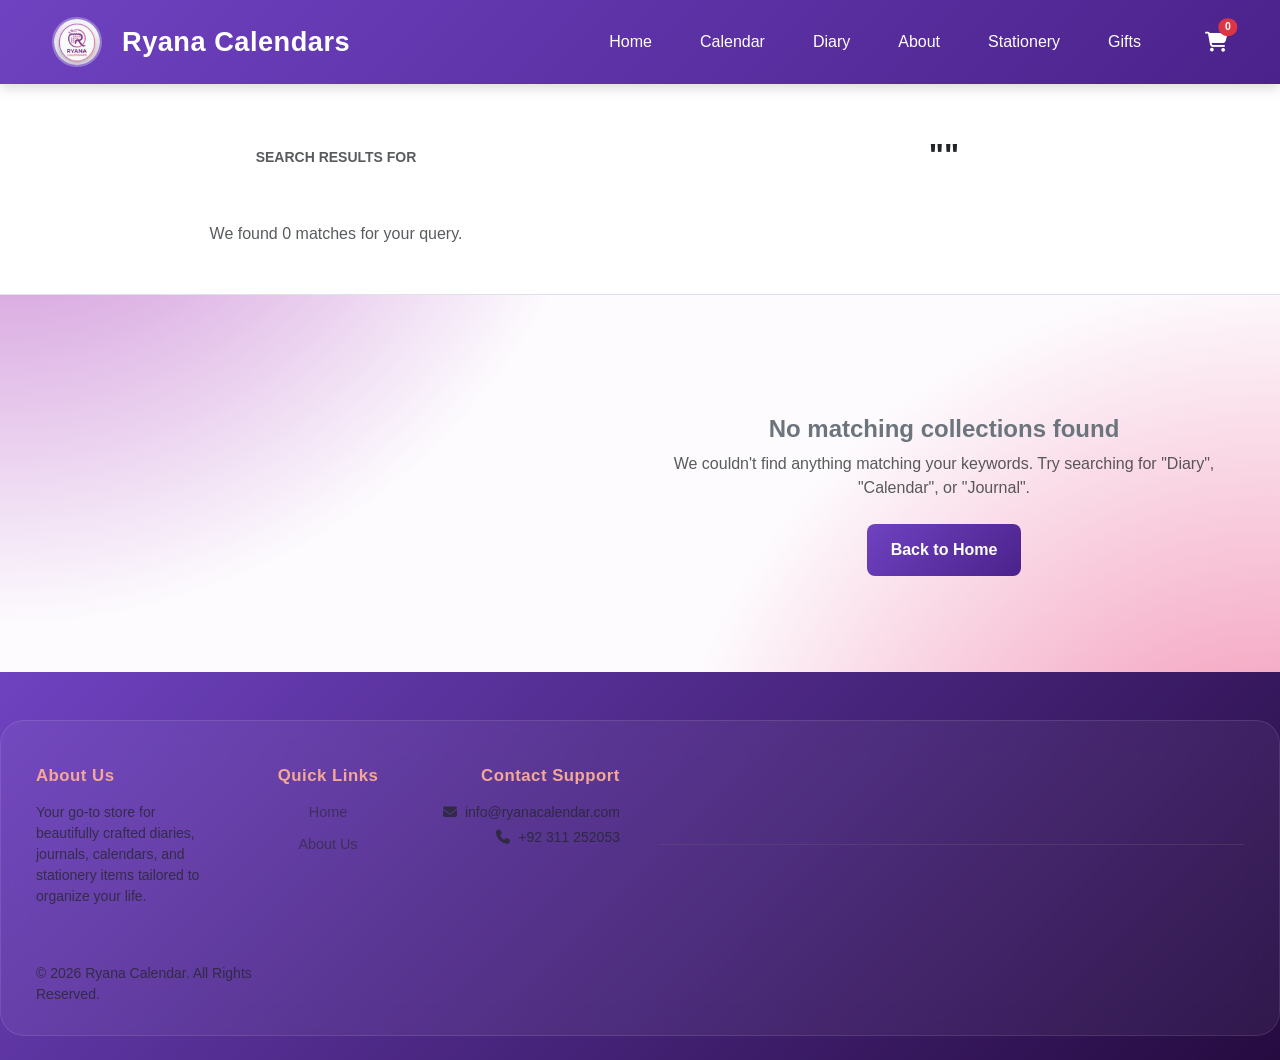
<file: search-result.html>
<!DOCTYPE html>
<html lang="en">

<head>
  <meta charset="UTF-8">
  <meta name="viewport" content="width=device-width, initial-scale=1.0">
  <title>Search Results - Ryana Calendars</title>

  <link href="https://cdn.jsdelivr.net/npm/bootstrap@5.3.3/dist/css/bootstrap.min.css" rel="stylesheet">
  <link rel="stylesheet" href="https://cdnjs.cloudflare.com/ajax/libs/font-awesome/6.5.2/css/all.min.css">
  <link rel="stylesheet" href="https://unpkg.com/aos@next/dist/aos.css" />
  <link rel="stylesheet" href="style.css">

  <style>
    html,
    body {
      overflow-x: hidden;
      background-color: #fdfbfe;
    }

    :root {
      --primary-purple: #6f42c1;
      --dark-purple: #4b228b;
      --light-purple: #f3eefc;
    }

    .bg-premium-purple {
      background: linear-gradient(135deg, var(--primary-purple), var(--dark-purple)) !important;
    }

    .text-purple {
      color: var(--primary-purple) !important;
    }

    .btn-purple {
      background: linear-gradient(135deg, var(--primary-purple), var(--dark-purple));
      color: white;
      border: none;
      transition: all 0.3s ease;
    }

    .btn-purple:hover {
      opacity: 0.9;
      color: white;
    }

    /* Custom Search Layout Cards */
    .result-card {
      border-radius: 16px;
      border: none;
      background-color: #ffffff;
      box-shadow: 0 4px 20px rgba(0,0,0,0.05);
      transition: transform 0.3s ease, box-shadow 0.3s ease;
      overflow: hidden;
      height: 100%;
    }

    .result-card:hover {
      transform: translateY(-5px);
      box-shadow: 0 8px 25px rgba(111, 66, 193, 0.15);
    }

    .result-img-wrapper {
      height: 220px;
      overflow: hidden;
      background-color: #f8f9fa;
    }

    .result-img-wrapper img {
      width: 100%;
      height: 100%;
      object-fit: cover;
    }

    .type-badge {
      position: absolute;
      top: 15px;
      left: 15px;
      font-size: 0.75rem;
      text-uppercase: uppercase;
      font-weight: 700;
      padding: 6px 14px;
      border-radius: 30px;
      color: white;
      box-shadow: 0 2px 10px rgba(0,0,0,0.1);
    }
  </style>
</head>

<body>

  <nav class="navbar navbar-expand-lg navbar-dark sticky-top bg-premium-purple">
    <div class="container">
      <a class="navbar-brand fw-bold d-flex align-items-center" href="index.html">
        <img src="LOGO-rc.jpg" alt="Ryana Calendars Logo" style="height:50px; width:50px;" class="me-2">
        Ryana Calendars
      </a>

      <div class="d-flex align-items-center gap-3 order-lg-last ms-auto me-3 me-lg-0">
        <a href="cart.html" class="nav-icon text-white fs-5 position-relative">
          <i class="fa-solid fa-cart-shopping"></i>
          <span class="position-absolute top-0 start-100 translate-middle badge rounded-pill bg-danger" style="font-size: 0.65rem;">
            0
          </span>
        </a>
      </div>

      <button class="navbar-toggler" type="button" data-bs-toggle="collapse" data-bs-target="#mainMenu">
        <span class="navbar-toggler-icon"></span>
      </button>

      <div class="collapse navbar-collapse" id="mainMenu">
        <ul class="navbar-nav ms-auto align-items-center">
          <li class="nav-item"><a class="nav-link" href="index.html">Home</a></li>
          <li class="nav-item"><a class="nav-link" href="Calendar/calendar.html">Calendar</a></li>
          <li class="nav-item"><a class="nav-link" href="diary/diary.html">Diary</a></li>
          <li class="nav-item"><a class="nav-link" href="about.html">About</a></li>
          <li class="nav-item"><a class="nav-link" href="stationery/stationery.html">Stationery</a></li>
          <li class="nav-item"><a class="nav-link" href="gift/gift.html">Gifts</a></li>
        </ul>
      </div>
    </div>
  </nav>

  <section class="py-5 bg-white border-bottom">
    <div class="container text-center">
      <span class="text-muted text-uppercase fw-bold tracking-wider small">Search Results For</span>
      <h2 class="fw-bold text-dark mt-1">"<span id="search-query-text" class="text-purple">...</span>"</h2>
      <p class="text-muted mb-0" id="results-count-text">Finding matches from our collection...</p>
    </div>
  </section>

  <section class="py-5">
    <div class="container">
      
      <div class="row g-4 justify-content-center" id="results-grid">
        </div>

      <div id="no-results-box" class="text-center py-5 d-none" data-aos="zoom-in">
        <i class="fa-solid fa-magnifying-glass-blur text-muted mb-3" style="font-size: 4.5rem;"></i>
        <h4 class="fw-bold text-secondary">No matching collections found</h4>
        <p class="text-muted">We couldn't find anything matching your keywords. Try searching for "Diary", "Calendar", or "Journal".</p>
        <a href="index.html" class="btn btn-purple px-4 mt-2">Back to Home</a>
      </div>

    </div>
  </section>

  <footer class="bg-dark text-white pt-5 pb-4">
    <div class="container">
      <div class="row g-4">
        <div class="col-md-4">
          <h5 class="fw-bold mb-3">About Us</h5>
          <p class="text-muted small">Your go-to store for beautifully crafted diaries, journals, calendars, and stationery items tailored to organize your life.</p>
        </div>
        <div class="col-md-4 text-md-center">
          <h5 class="fw-bold mb-3">Quick Links</h5>
          <ul class="list-unstyled small">
            <li><a href="index.html" class="text-muted text-decoration-none">Home</a></li>
            <li><a href="about.html" class="text-muted text-decoration-none">About Us</a></li>
          </ul>
        </div>
        <div class="col-md-4 text-md-end">
          <h5 class="fw-bold mb-3">Contact Support</h5>
          <p class="text-muted small mb-1"><i class="fas fa-envelope me-2"></i>info@ryanacalendar.com</p>
          <p class="text-muted small"><i class="fas fa-phone me-2"></i>+92 311 252053</p>
        </div>
      </div>
      <hr class="border-secondary my-4">
      <div class="row align-items-center">
        <div class="col-md-6 text-center text-md-start">
          <p class="mb-0 small text-muted">&copy; 2026 Ryana Calendar. All Rights Reserved.</p>
        </div>
      </div>
    </div>
  </footer>

  <script src="https://cdn.jsdelivr.net/npm/bootstrap@5.3.2/dist/js/bootstrap.bundle.min.js"></script>
  <script src="https://unpkg.com/aos@next/dist/aos.js"></script>

  <script>
    document.addEventListener("DOMContentLoaded", function () {
      AOS.init({ duration: 800, once: true });

      // 1. Mock Data Catalogue mimicking your exact shop database
      const productsDatabase = [
        { title: "Premium Executive Diary", category: "Diary", img: "Ryana Diaries.jpg", link: "diary/diary.html", badgeBg: "#6f42c1" },
        { title: "Premium Desk Calendar 2026", category: "Calendar", img: "Ryana Calendar.jpg", link: "Calendar/calendar.html", badgeBg: "#ffc107 text-dark" },
        { title: "Premium Luxury Journal", category: "Journal", img: "Ryana Journals.jpg", link: "journal/journal.html", badgeBg: "#fd7e14" },
        { title: "Executive Stationery Pack", category: "Stationery", img: "Ryana stationery.jpg", link: "stationery/stationery.html", badgeBg: "#20c997" },
        { title: "Deluxe Premium Gifts Set", category: "Gifts", img: "gift items.jpg", link: "gift/gift.html", badgeBg: "#d63384" }
      ];

      // 2. Parse URL parameters to extract user input text
      const urlParams = new URLSearchParams(window.location.search);
      const searchQuery = urlParams.get('query') || '';

      // Update text tags on UI
      document.getElementById('search-query-text').innerText = searchQuery;

      // 3. Filtering algorithm execution
      const filteredResults = productsDatabase.filter(product => {
        return product.title.toLowerCase().includes(searchQuery.toLowerCase()) || 
               product.category.toLowerCase().includes(searchQuery.toLowerCase());
      });

      const grid = document.getElementById('results-grid');
      const countText = document.getElementById('results-count-text');
      const noResultsBox = document.getElementById('no-results-box');

      // 4. Render Layout Blocks Based on Outcomes
      if (filteredResults.length === 0 || searchQuery.trim() === '') {
        countText.innerText = "We found 0 matches for your query.";
        noResultsBox.classList.remove('d-none');
      } else {
        countText.innerText = `We found ${filteredResults.length} beautiful items matching your choice.`;
        
        filteredResults.forEach((item, index) => {
          const cardHTML = `
            <div class="col-6 col-md-4 col-lg-3" data-aos="fade-up" data-aos-delay="${index * 100}">
              <div class="card result-card position-relative">
                <div class="result-img-wrapper">
                  <img src="${item.img}" alt="${item.title}">
                </div>
                <span class="type-badge" style="background-color: ${item.badgeBg.startsWith('#') ? item.badgeBg : ''};">${item.category}</span>
                <div class="card-body text-center d-flex flex-column justify-content-between">
                  <h5 class="fw-bold text-dark fs-6 mb-3">${item.title}</h5>
                  <a href="${item.link}" class="btn btn-purple btn-sm w-100 py-2 rounded-3 fw-bold">View Features</a>
                </div>
              </div>
            </div>
          `;
          grid.innerHTML += cardHTML;
        });
      }
    });
  </script>
</body>

</html>
</file>
<file: style.css>
/* =========================
   PROFESSIONAL NAVBAR STYLE
========================= */

/* Navbar Background */
.navbar{
    background: linear-gradient(90deg, #5a189a, #7b2cbf);
    padding: 12px 0;
    box-shadow: 0 4px 12px rgba(0,0,0,0.15);
    transition: 0.3s ease;
}
/* 1. Removes the thick caret arrow that looked like a bold underline */
  .no-arrow::after {
      display: none !important;
  }
  
  /* 2. Forces 'Price List' to match the font weight of the other links perfectly */
  #priceListDropdown {
      font-weight: inherit !important;
      text-decoration: none !important;
  }
/* Logo Image */
.navbar-brand img{
    height: 50px;
    width: 50px;
    border-radius: 50%;
    object-fit: cover;
    border: 2px solid rgba(255,255,255,0.3);
    transition: 0.3s ease;
}

/* Logo Hover */
.navbar-brand img:hover{
    transform: scale(1.08);
}

/* Brand Text */
.navbar-brand{
    font-size: 1.7rem;
    font-weight: 700;
    color: #fff !important;
    letter-spacing: 0.5px;
    gap: 12px;
}

/* Navbar Links */
.navbar-nav .nav-link{
    color: #fff !important;
    font-size: 16px;
    font-weight: 500;
    margin: 0 6px;
    padding: 10px 18px !important;
    border-radius: 8px;
    transition: all 0.3s ease;
    position: relative;
}

/* Hover Effect */
.navbar-nav .nav-link:hover{
    background: rgba(255,255,255,0.15);
    color: #ffd6ff !important;
    transform: translateY(-2px);
}

/* Active Link */
.navbar-nav .nav-link.active{
    background: rgba(255,255,255,0.2);
    color: #ffffff !important;
    font-weight: 600;
}

/* Underline Animation */
.navbar-nav .nav-link::after{
    content: "";
    position: absolute;
    left: 20%;
    bottom: 5px;
    width: 0%;
    height: 2px;
    background: #ffd6ff;
    transition: 0.3s;
}

.navbar-nav .nav-link:hover::after{
    width: 60%;
}

/* Contact Button */
.contact-btn{
    background: #ffffff;
    color: #5a189a;
    border: none;
    padding: 10px 22px;
    border-radius: 10px;
    font-weight: 600;
    transition: 0.3s ease;
}

.contact-btn:hover{
    background: #f3d5ff;
    color: #3c096c;
    transform: translateY(-2px);
}

/* Icons */
.nav-icon{
    color: white;
    font-size: 24px;
    transition: 0.3s ease;
    text-decoration: none;
}

.nav-icon:hover{
    color: #ffd6ff;
    transform: scale(1.15);
}

/* Navbar Toggler */
.navbar-toggler{
    border: none;
    outline: none;
    box-shadow: none !important;
}

/* Mobile Menu */
@media (max-width: 991px){

    .navbar-collapse{
        background: #5a189a;
        margin-top: 15px;
        padding: 20px;
        border-radius: 15px;
    }

    .navbar-nav{
        text-align: center;
    }

    .navbar-nav .nav-link{
        margin: 8px 0;
    }

    .contact-btn{
        width: 100%;
        margin-top: 10px;
    }

    .d-flex.align-items-center{
        justify-content: center;
        margin-top: 15px;
    }
}
/*Contact Us MODAL DESIGN */

.contact-btn{
    background:rgba(255, 255, 255, 0.326);
    color:white;
    border:none;
    padding:8px 18px;
    border-radius:10px;
    font-weight:600;
    transition:0.3s;
}

/* Hover Effect */
.contact-btn:hover{
    background:rgb(222, 142, 167);
    color:#5a189a;
}

/* Modal Main Box */
.modal-content{
    border:none;
    border-radius:20px;
    overflow:hidden;
}

/* Modal Header */
.modal-header{
    background:#5a189a;
    color:white;
}

/* Input Fields */
.form-control{
    border-radius:10px;
    padding:12px;
    border:1px solid #ddd;
}

/* Input Focus */
.form-control:focus{
    border-color:#5a189a;
    box-shadow:0 0 5px rgba(90,24,154,0.4);
}

/* Send Button */
.btn-purple{
    background:#5a189a;
    color:white;
    border:none;
    padding:12px;
    border-radius:10px;
    font-weight:bold;
    transition:0.3s;
}

/* Button Hover */
.btn-purple:hover{
    background:rgb(222, 142, 167);
    color:#5a189a;
}

/* Custom styles for the Login Modal */
.custom-login-btn {
    border-radius: 8px;
    letter-spacing: 0.5px;
    transition: all 0.3s ease;
}

.custom-login-btn:hover {
    background-color: #222 !important;
    transform: translateY(-1px);
    box-shadow: 0 4px 12px rgba(0, 0, 0, 0.15) !important;
}

/* Subtle border color change on text box focus */
#loginModal .input-group:focus-within .input-group-text,
#loginModal .input-group:focus-within .form-control {
    border-color: #5a189a !important;
}

.hover-underline:hover {
    text-decoration: underline !important;
}

/* Purple Sign-in Button Styles */
.custom-purple-btn {
    background-color: #6f42c1;
    border: none;
    border-radius: 8px;
    letter-spacing: 0.5px;
    transition: all 0.3s ease;
}

.custom-purple-btn:hover {
    background-color: #5a32a3;
    transform: translateY(-1px);
    box-shadow: 0 4px 12px rgba(111, 66, 193, 0.25) !important;
}

/* Purple Link Color Styling */
.purple-link {
    color: #6f42c1;
}
.purple-link:hover {
    color: #4b228b;
}

/* Form Fields Interactive Purple Focus */
#loginModal .input-group:focus-within .input-group-text,
#loginModal .input-group:focus-within .form-control {
    border-color: #6f42c1 !important;
}

/* Custom Checkbox Focus */
.custom-checkbox:checked {
    background-color: #6f42c1;
    border-color: #6f42c1;
}
.custom-checkbox:focus {
    box-shadow: 0 0 0 0.25rem rgba(111, 66, 193, 0.25);
    border-color: #6f42c1;
}

.hover-underline:hover {
    text-decoration: underline !important;
}

<style>
  .modal-result-card {
    border: 1px solid #eee;
    border-radius: 12px;
    background: #fff;
    overflow: hidden;
    transition: all 0.2s ease;
  }
  .modal-result-card:hover {
    border-color: #6f42c1;
    box-shadow: 0 4px 12px rgba(111, 66, 193, 0.1);
  }
  .modal-result-img {
    width: 100%;
    height: 120px;
    object-fit: cover;
  }
  .btn-view-modal {
    background-color: #f3eefc;
    color: #6f42c1;
    font-size: 0.8rem;
    font-weight: 700;
    border: none;
    transition: all 0.2s ease;
  }
  .btn-view-modal:hover {
    background-color: #6f42c1;
    color: #fff;
  }
</style>


/* Hero Section Styles */
.hero {
    min-height: 80vh;
    display: flex;
    align-items: center;
    padding: 60px 5%;
    /* Soft watercolor background effect */
    background: radial-gradient(circle at top left, #bd69ca 0%, transparent 40%),
                radial-gradient(circle at bottom right, #f181a7 0%, transparent 40%);
}

.container {
    max-width: 1200px;
    margin: 0 auto;
    display: grid;
    grid-template-columns: 1fr 1fr;
    gap: 40px;
    align-items: center;
}

/* Typography */
.tagline {
    color: #4a148c;
    font-weight: 700;
    margin-bottom: 10px;
    letter-spacing: 0.5px;
}

.main-title {
    font-size: 3.5rem;
    line-height: 1.1;
    color: #1a1a2e;
    margin-bottom: 20px;
}

.script-text {
    font-family: 'Dancing Script', cursive;
    color: #6a1b9a;
    font-size: 4rem;
}

.description {
    font-size: 1.1rem;
    line-height: 1.6;
    color: #555;
    max-width: 500px;
    margin-bottom: 30px;
}

/* Buttons */
.button-group {
    display: flex;
    gap: 15px;
}

.btn {
    padding: 14px 28px;
    border-radius: 8px;
    text-decoration: none;
    font-weight: 600;
    transition: 0.3s;
}

.btn-primary {
    background-color: #4a148c;
    color: white;
    box-shadow: 0 4px 15px rgba(74, 20, 140, 0.3);
}

.btn-secondary {
    border: 2px solid #4a148c;
    color: #4a148c;
}

.btn:hover {
    transform: translateY(-2px);
    opacity: 0.9;
}

/* Product Image & Shadows */
.hero-visual {
    position: relative;
    display: flex;
    justify-content: center;
}

.product-img {
    max-width: 100%;
    height: auto;
    /* This creates the realistic shadow around the shapes of the pens/books */
    filter: drop-shadow(20px 20px 30px rgba(0, 0, 0, 0.15));
     border-radius: 25px;
    box-shadow: 0 15px 35px rgba(0, 0, 0, 0.15);
    transition: all 0.4s ease;
     transform: perspective(1000px) rotateY(-5deg);
}

/* Responsive Design */
@media (max-width: 992px) {
    .container {
        grid-template-columns: 1fr;
        text-align: center;
    }
    .description {
        margin-left: auto;
        margin-right: auto;
    }
    .button-group {
        justify-content: center;
    }
    .main-title {
        font-size: 2.5rem;
    }
    .script-text {
        font-size: 3rem;
    }
}
.nav-icon {
  color: white;
  font-size: 22px;
  text-decoration: none;
  position: relative;
}

.nav-icon:hover {
  color: #F4A896;
}

.cart-badge {
  position: absolute;
  top: -8px;
  right: -12px;
  background: #F4A896;
  color: white;
  font-size: 12px;
  font-weight: bold;
  width: 22px;
  height: 22px;
  border-radius: 50%;
  display: flex;
  align-items: center;
  justify-content: center;
}

/* Base Styling */
.feature-box {
    padding: 20px;
    border-radius: 15px;
    transition: all 0.3s ease; /* Transition for the pseudo-class animation */
    cursor: pointer;
    background: #fff;
    position: relative;
    overflow: hidden;
}

/* 1. Pseudo-class :hover on the Box */
.feature-box:hover {
    transform: translateY(-10px); /* Lifts the card */
    box-shadow: 0 15px 30px rgba(75, 31, 122, 0.1);
}

/* 2. Pseudo-class :hover on the Icon */
.feature-box:hover .icon-circle {
    transform: scale(1.1) rotate(5deg);
    filter: brightness(1.1);
}

/* 3. Pseudo-element :after to create a bottom accent line on hover */
.feature-box::after {
    content: '';
    position: absolute;
    bottom: 0;
    left: 50%;
    width: 0;
    height: 3px;
    background: #4B1F7A;
    transition: all 0.3s ease;
    transform: translateX(-50%);
}


/* Icon Styles */
.icon-circle {
    width: 60px;
    height: 60px;
    border-radius: 50%;
    display: flex;
    align-items: center;
    justify-content: center;
    margin: 0 auto 15px;
    font-size: 24px;
    color: white;
    transition: transform 0.3s ease;
}

.purple { background-color: #4B1F7A; }
.pink { background-color: #F4A896; }
.yellow { background-color: #FBC02D;  }
.green { background-color: #6DBE45; }

/* Core Grid Section Fixes */
.features-section .row {
  display: flex;
  align-items: stretch; /* Forces equal height columns in the row */
}

/* Feature Box Layout */
.feature-box {
  background: #ffffff;
  border: 1px solid #eef0f5;
  border-radius: 16px;
  padding: 1.5rem 1rem;
  box-shadow: 0 4px 20px rgba(0, 0, 0, 0.03);
  transition: transform 0.3s ease, box-shadow 0.3s ease;
  
  /* Flexbox settings for uniform sizing */
  display: flex;
  flex-direction: column;
  align-items: center;
  justify-content: flex-start;
  height: 100%;  
  min-height: 220px; /* Ensures structural integrity on mobile displays */
}

.feature-box:hover {
  transform: translateY(-5px);
  box-shadow: 0 8px 25px rgba(0, 0, 0, 0.08);
}

/* Typography Harmony */
.feature-title {
  font-size: 1.1rem;
  font-weight: 600;
  color: #333333;
  margin-top: 15px;
  margin-bottom: 8px;
}

.feature-desc {
  font-size: 0.875rem;
  color: #6c757d;
  line-height: 1.4;
}

/* Color Circles Configurations */
.icon-circle {
  width: 60px;
  height: 60px;
  border-radius: 50%;
  display: flex;
  align-items: center;
  justify-content: center;
  font-size: 1.5rem;
  margin-bottom: 5px;
}

/* Palette Variations */
.icon-circle.purple { background-color: #f3e8ff; color: #7c3aed; }
.icon-circle.pink   { background-color: #fce7f3; color: #db2777; }
.icon-circle.yellow { background-color: #fef9c3; color: #ca8a04; }
.icon-circle.green  { background-color: #dcfce7; color: #16a34a; }

/* 3D Calendar Transform */
.calendar-3d-card {
    background: #fff;
    border-radius: 20px;
    padding: 25px;
    transform: perspective(1000px) rotateY(-8deg);
    border: 1px solid #eee;
    transition: transform 0.5s ease;
}

.calendar-3d-card:hover {
    transform: perspective(1000px) rotateY(0deg);
}

/* Grid setup remains the same as previous step */
.calendar-grid { display: grid; grid-template-columns: repeat(7, 1fr); gap: 8px; text-align: center; }
.calendar-header { display: flex; justify-content: space-between; align-items: center; margin-bottom: 15px; color: #4B1F7A; }
.today { background: #4B1F7A; color: white; border-radius: 5px; }
/* Categories sec */
:root {
            --brand-purple: #4B1F7A;
            --soft-peach: #F4A896;
            --light-peach: #FDE2D5;
            
} ; ;
        

        body {
            background-color: #c76e6e;
            font-family: 'Segoe UI', sans-serif;
        }

        /* Widening the container for a premium look */
        @media (min-width: 1200px) {
            .container-wide {
                max-width: 1350px;
            }
        }

        /* Top Header Section */
        .collection-header {
            padding: 60px 0 30px 0;
            background-color:radial-gradient(circle at top left, #bd69ca 0%, transparent 40%),
                radial-gradient(circle at bottom right, #f181a7 0%, transparent 40%);
} ; ;
        
        

        .collection-header h2 {
            font-weight: 700;
            font-size: 2.2rem;
            margin-bottom: 8px;
        }

        /* Card Styling */
        .category-card {
            border: 1px solid #efefef;
            border-radius: 12px;
            transition: all 0.3s ease;
            background: #fff;
            display: flex;
            flex-direction: column;
            height: 100%; /* Ensures all cards are same size */
        }

        .category-card:hover {
            transform: translateY(-5px);
            box-shadow: 0 10px 20px rgba(0,0,0,0.05);
        }

        .img-wrapper {
            background-color: #f9f9f9;
            height: 250px; /* Fixed height for image section */
            display: flex;
            align-items: center;
            justify-content: center;
            border-bottom: 1px solid #f3f3f3;
            overflow: hidden;
        }

        .img-wrapper img {
            max-width: 65%;
            transition: transform 0.4s ease;
        }

        /* Centered Overlap Badge */
        .badge-positioner {
            margin-top: -15px;
            height: 30px;
            display: flex;
            justify-content: center;
            position: relative;
            z-index: 10;
        }

        .type-badge {
            font-size: 11px;
            font-weight: 700;
            padding: 5px 16px;
            border-radius: 4px;
            text-transform: uppercase;
            letter-spacing: 0.5px;
        }

        /* Colors matching video categories */
        .bg-journal { background-color: #E1F5FE; color: #4B1F7A; }
        .bg-books   { background-color: #E8F5E9; color: #f181a7; }
        .bg-diary   { background-color: #F3E5F5; color: #7B1FA2; }
        .bg-wallcal { background-color: #FFFDE7; color: #f181a7; }

        /* Card Content Alignment */
        .card-body {
            padding: 20px;
            display: flex;
            flex-direction: column;
            flex-grow: 1;
        }

        .card-title {
            font-size: 1.15rem;
            font-weight: 600;
            color: #212529;
            margin-bottom: 20px;
            flex-grow: 1; /* Pushes button to the bottom */
        }

        .btn-features {
            background-color: #000;
            color: #fff;
            border: none;
            border-radius: 6px;
            padding: 10px;
            font-size: 0.9rem;
            font-weight: 500;
            transition: 0.3s;
        }

        .btn-features:hover {
            background-color: var(--brand-purple);
            color: #fff;
        }

        /* Carousel Arrows */
        .carousel-control-prev, .carousel-control-next {
            width: 50px;
            filter: invert(1);
        }
        body {
    /* Standard font and color settings */
    font-family: 'Montserrat', sans-serif;
    color: #333;
    
    /* Applying your specific radial gradient theme */
    background: radial-gradient(circle at top left, #bd69ca 0%, transparent 40%),
                radial-gradient(circle at bottom right, #f181a7 0%, transparent 40%);
    
    /* Ensures the background stays fixed while scrolling */
    background-attachment: fixed;
    
    /* Fallback color if gradients fail to load */
    background-color: #fff; 
    
    /* Ensures the background covers the full height of the viewport */
    min-height: 100vh;
    margin: 0;
}

/* Footer Start */
/* --- Brand Palette Variables --- */
:root {
  --primary-purple: #4B1F7A;
  --soft-peach: #F4A896;
  --light-peach: #FDE2D5;
  --glass-bg: rgba(255, 255, 255, 0.05);
  --glass-border: rgba(255, 255, 255, 0.1);
}

/* --- Footer Master Base --- */
footer {
  background: linear-gradient(135deg, var(--primary-purple) 0%, #250b40 100%);
  color: #ffffff;
  padding: 60px 0 30px 0;
  font-family: 'Poppins', sans-serif;
}

/* --- Glassmorphic Container Box --- */
footer .container {
  background: var(--glass-bg);
  backdrop-filter: blur(15px);
  -webkit-backdrop-filter: blur(15px);
  border: 1px solid var(--glass-border);
  border-radius: 24px;
  padding: 45px 35px 30px 35px;
  max-width: 1320px; /* Gives the container ample room to display columns inline */
}

/* --- Flexbox One-Line Row Layout --- */
.footer-main-row {
  display: flex;
  flex-direction: row;
  justify-content: space-between;
  align-items: flex-start;
  flex-wrap: nowrap; /* Forces everything strictly onto one single line */
  gap: 20px;
}

/* --- Precise Column Width Allocations --- */
.footer-col-about { flex: 0 0 22%; min-width: 180px; }
.footer-col { flex: 0 0 12%; min-width: 110px; }
.footer-col-contact { flex: 0 0 22%; min-width: 200px; }
.footer-col-newsletter { flex: 0 0 22%; min-width: 210px; }

/* --- Typography Setup --- */
footer h5 {
  color: var(--soft-peach);
  font-weight: 600;
  font-size: 1.05rem;
  letter-spacing: 0.5px;
  margin-bottom: 20px;
  white-space: nowrap;
}

footer .footer-text {
  color: var(--light-peach);
  opacity: 0.8;
  font-size: 0.88rem;
  line-height: 1.5;
}

/* --- Navigation & Links --- */
footer ul li {
  margin-bottom: 10px;
}

footer ul li a {
  color: #ffffff;
  text-decoration: none;
  font-size: 0.9rem;
  opacity: 0.75;
  transition: all 0.25s ease;
  display: inline-block;
}

footer ul li a:hover {
  color: var(--soft-peach);
  opacity: 1;
  transform: translateX(4px);
}

/* --- Contact & Modal Link Wrapping Fixes --- */
.footer-contact-list li {
  font-size: 0.88rem;
  color: var(--light-peach);
  opacity: 0.9;
  margin-bottom: 10px;
  word-break: break-word; /* Wraps email addresses safely if space shrinks */
}

.footer-contact-list li i {
  color: var(--soft-peach);
  margin-right: 6px;
}

.btn-custom-contact {
  background-color: var(--soft-peach);
  color: var(--primary-purple) !important;
  font-weight: 600;
  border-radius: 8px;
  padding: 6px 14px;
  border: none;
  font-size: 0.85rem;
  transition: all 0.3s ease;
}

.btn-custom-contact:hover {
  background-color: var(--light-peach);
  transform: translateY(-2px);
}

/* --- Newsletter Input Fields --- */
.footer-input {
  background: rgba(255, 255, 255, 0.08) !important;
  border: 1px solid var(--glass-border) !important;
  color: #ffffff !important;
  border-radius: 8px 0 0 8px !important;
  padding: 8px 12px;
  font-size: 0.85rem;
  height: 38px;
}

.footer-input::placeholder {
  color: rgba(253, 226, 213, 0.4);
}

.footer-input:focus {
  border-color: var(--soft-peach) !important;
  box-shadow: none !important;
}

.btn-newsletter-submit {
  background: var(--soft-peach);
  color: var(--primary-purple);
  border-radius: 0 8px 8px 0;
  padding: 0 14px;
  border: none;
  height: 38px;
  transition: background 0.2s;
}

/* --- Footer Spacers & Elements --- */
.footer-divider {
  border-top: 1px solid var(--glass-border);
  opacity: 1;
  margin: 35px 0 20px 0;
}

.social-icons a {
  display: inline-flex;
  align-items: center;
  justify-content: center;
  width: 36px;
  height: 36px;
  background: rgba(255, 255, 255, 0.08);
  border: 1px solid var(--glass-border);
  border-radius: 50%;
  color: #ffffff !important;
  margin-left: 10px;
  text-decoration: none;
  transition: all 0.25s ease;
}

.social-icons a:hover {
  background: var(--soft-peach);
  color: var(--primary-purple) !important;
  transform: translateY(-3px);
}

.copyright-text {
  font-size: 0.85rem;
  color: var(--light-peach);
  opacity: 0.6;
  margin-bottom: 0;
}

/* --- Responsive Adaptability for Tablet and Mobile devices --- */
@media (max-width: 992px) {
  .footer-main-row {
    flex-wrap: wrap; /* Allows sections to wrap cleanly into grids on small mobile screens */
    gap: 30px;
  }
  .footer-col-about, .footer-col-contact, .footer-col-newsletter {
    flex: 0 0 45%;
  }
  .footer-col {
    flex: 0 0 20%;
  }
}

@media (max-width: 576px) {
  .footer-col-about, .footer-col, .footer-col-contact, .footer-col-newsletter {
    flex: 0 0 100%;
  }
}

/* About */
.about-hero {
  background: linear-gradient(135deg, var(--primary-purple) 0%, #47236e 100%);
  /* This makes the section take up 100% of the browser's view height */
  min-height: 100vh; 
  display: flex;
  align-items: center;
  padding: 0;
  position: relative;
  overflow: hidden;
}

/* Ensure the row inside fills the full height of the hero */
.about-hero .row {
  min-height: 100vh;
  align-items: center;
}

.about-hero img {
  width: 100%;
  height: 80vh; /* Keeps image proportional but tall */
  object-fit: cover;
  border-radius: 20px;
  box-shadow: 0 20px 50px rgba(214, 153, 153, 0.3);
}

/* story */
/* 1. Main Section Container */
.about-story-section {
    padding: 80px 0;
    background-color: radial-gradient(circle at top left, #bd69ca 0%, transparent 40%),
                radial-gradient(circle at bottom right, #f181a7 0%, transparent 40%);
    overflow: hidden; /* Ensures no content leaks out */
}

/* 2. Image Frame: This creates the "anchor" for the design */
.about-image-frame {
    position: relative;
    padding: 30px 0 0 30px; /* Provides space for the background layer offset */
    width: 100%;
}

/* 3. The Image: Stays on top (z-index: 2) */
.visual-display-img {
    width: 100%;
    height: 450px;
    object-fit: cover;
    border-radius: 20px;
    position: relative;
    z-index: 2;
    display: block;
    box-shadow: 0 15px 30px rgba(0, 0, 0, 0.1);
    object-fit: cover;
}


/* 5. Text Styling */
.brand-heading {
    color: #4B1F7A;
    font-weight: 700;
}

.story-p {
    font-size: 1rem;
    line-height: 1.8;
    color: #555;
}

/* 6. Spec Badges */
.badge-spec-item {
    display: flex;
    align-items: center;
    gap: 12px;
    background-color: radial-gradient(circle at top left, #bd69ca 0%, transparent 40%),
                radial-gradient(circle at bottom right, #f181a7 0%, transparent 40%);
    padding: 15px;
    border-radius: 12px;
    color: #4B1F7A;
    font-weight: 600;
}
/* --- Values Section Styling --- */
.about-values-section {
    background-color: radial-gradient(circle at top left, #bd69ca 0%, transparent 40%),
                radial-gradient(circle at bottom right, #f181a7 0%, transparent 40%);
    padding: 80px 0;
}

.glass-value-card {
    background: #ffffff;
    border: 1px solid #eee;
    border-radius: 20px;
    padding: 40px 30px;
    height: 100%;
    transition: all 0.3s ease;
    box-shadow: 0 5px 15px rgba(0,0,0,0.03);
}

.glass-value-card:hover {
    border-color: var(--soft-peach);
    box-shadow: 0 10px 25px rgba(75, 31, 122, 0.1);
}

.glass-value-card h3 {
    color: var(--primary-purple); /* Dark Purple */
    font-weight: 600;
    margin: 20px 0 15px;
}

.glass-value-card p {
    color: #555555;
    font-size: 0.95rem;
    line-height: 1.6;
}

.value-icon {
    font-size: 2rem;
    color: var(--soft-peach); /* Soft Peach accent */
}

/* --- FAQ Section Styling --- */
.faq-section {
    padding: 80px 0;
   background-color: radial-gradient(circle at top left, #bd69ca 0%, transparent 40%),
                radial-gradient(circle at bottom right, #f181a7 0%, transparent 40%);}

.accordion-item {
    border: 1px solid #eee;
    border-radius: 12px !important;
    margin-bottom: 15px;
    overflow: hidden;
}

.accordion-button {
    color: var(--primary-purple) !important;
    font-weight: 600;
    background-color: #ffffff !important;
    padding: 20px;
}

.accordion-button:not(.collapsed) {
    background-color: var(--light-peach) !important;
    box-shadow: none;
}

.accordion-button::after {
    filter: hue-rotate(180deg); /* Adjusts icon color to match purple */
}

.accordion-body {
    color: #555;
    line-height: 1.7;
    padding: 20px;
}
/* animation */
/* --- Footer Social Media Icons Fix --- */
.social-icons a {
  display: inline-flex;
  align-items: center;
  justify-content: center;
  width: 36px;
  height: 36px;
  background: rgba(255, 255, 255, 0.08);
  border: 1px solid var(--glass-border);
  color: #fff;
  border-radius: 50%;
  margin: 0 5px;
  transition: all 0.3s ease;
  text-decoration: none;
}

.social-icons a:hover {
  background: var(--soft-peach);
  color: var(--primary-purple);
  transform: translateY(-3px);
}

/* Removes the arrow/caret icon next to the Price List link */
.custom-dropdown::after {
    display: none !important;
}
</file>
